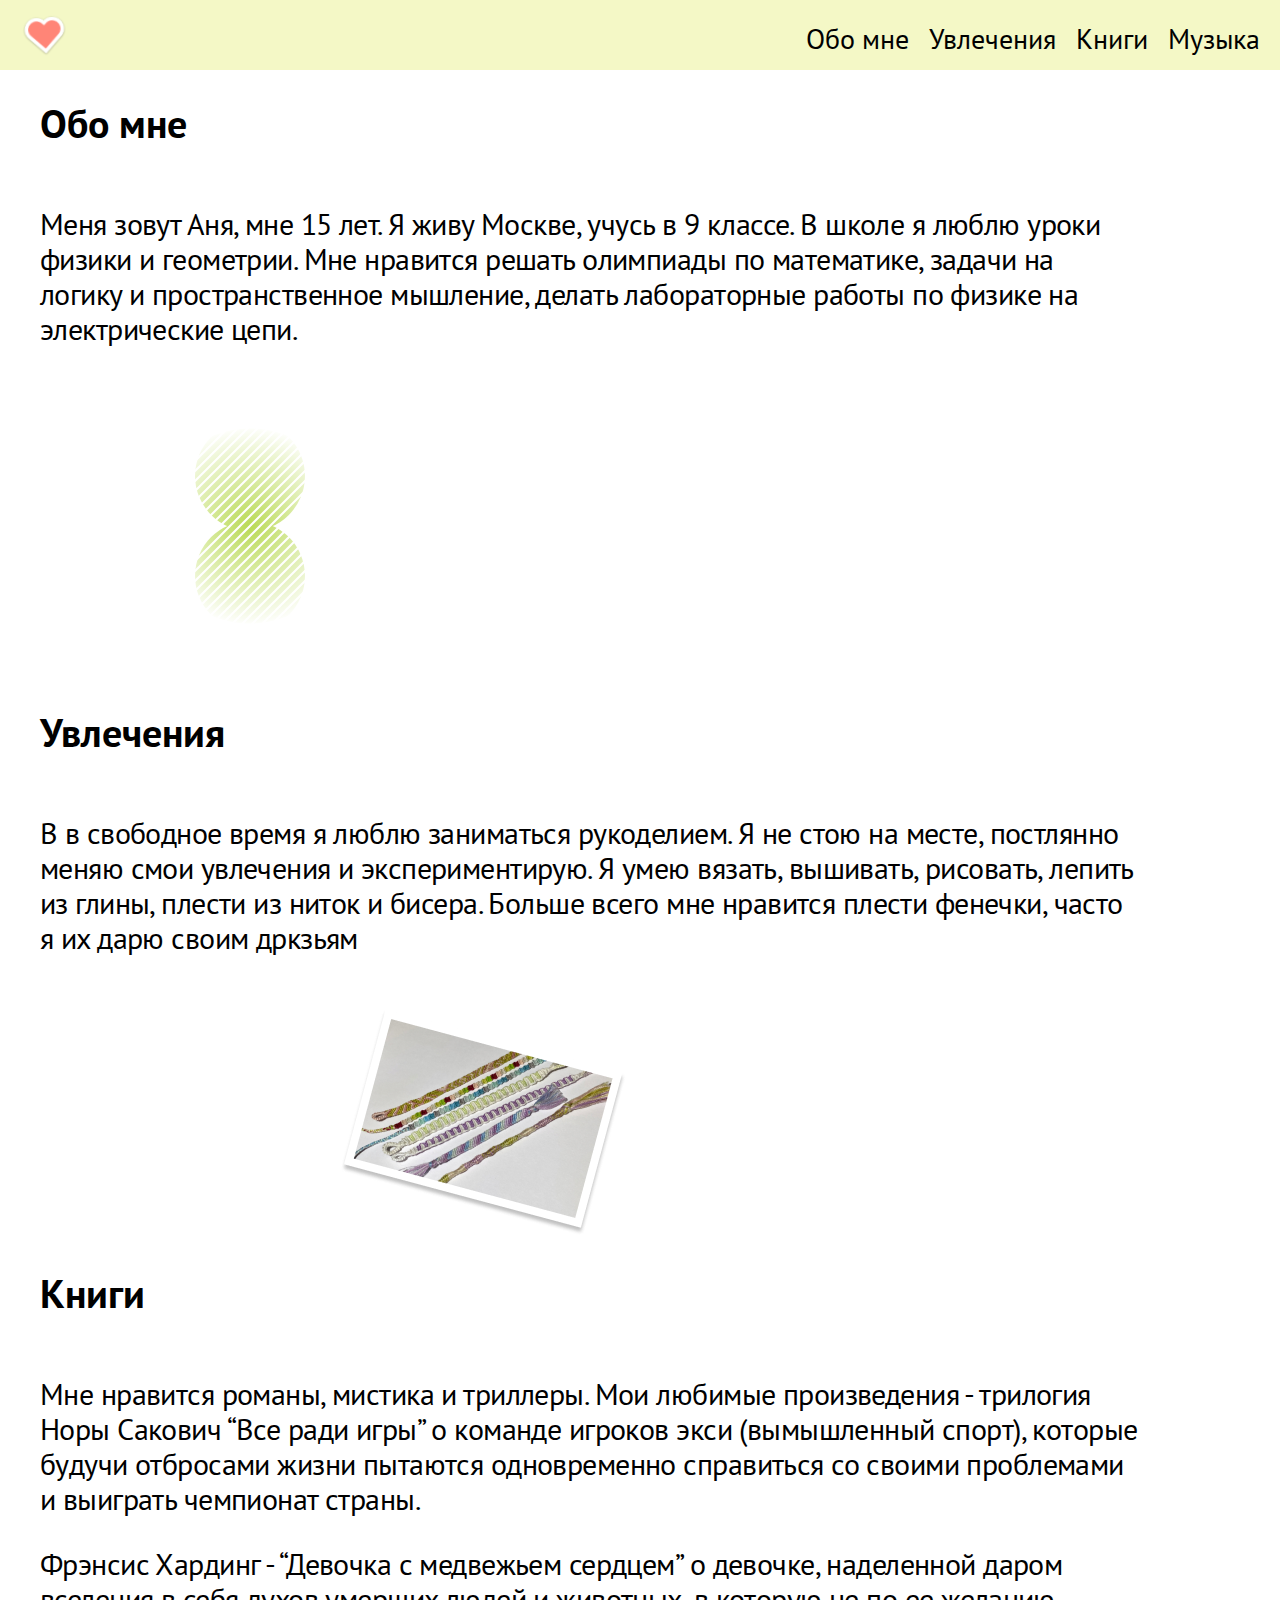
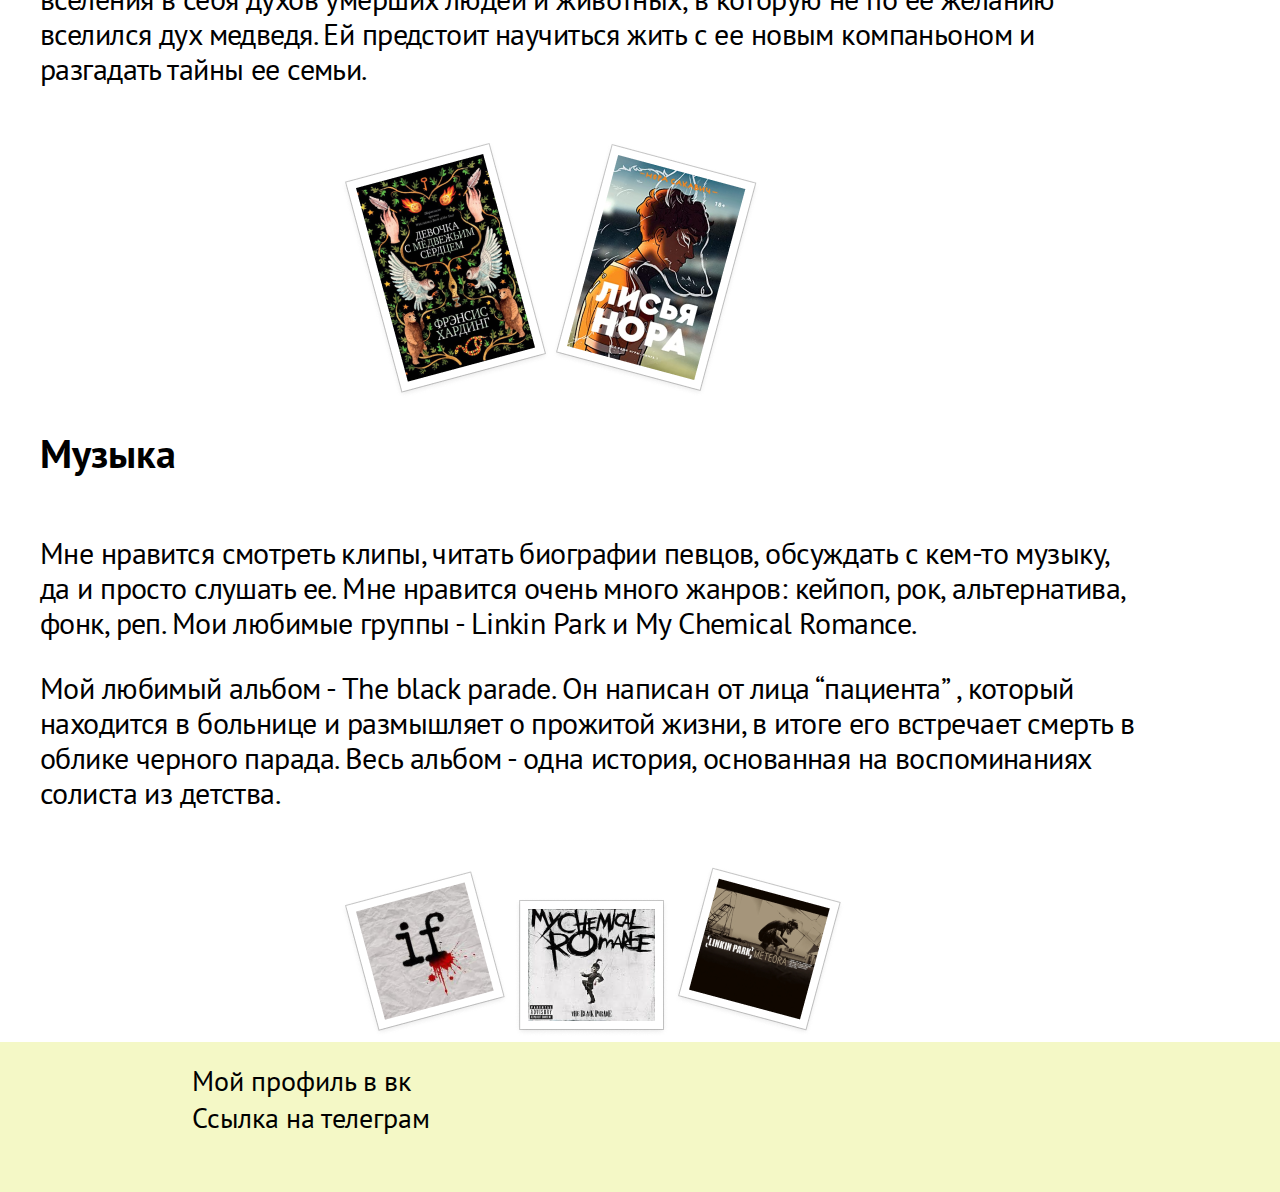
<file: index.html>
<!DOCTYPE html>
<html lang="en">
<head>
  <meta charset="UTF-8">
  <meta http-equiv="X-UA-Compatible" content="IE=edge">
  <meta name="viewport" content="width=device-width, initial-scale=1.0">
  <title>Домашняя страница Ани</title>
  <link rel="stylesheet" href="style.css">
  <link rel="preconnect" href="https://fonts.googleapis.com">
  <link rel="preconnect" href="https://fonts.gstatic.com" crossorigin>
  <link href="https://fonts.googleapis.com/css2?family=PT+Sans&display=swap" rel="stylesheet">
  <script src="./animation/snap.svg-min.js"></script>
  <style>
    .svg {
  width: fit-content;
  height: 300px;
}
  </style>
</head>
<body>
  <header>
    <div class="header_content">
      <div class="logo">
        <img src="Heart.svg" alt="">
      </div>
      <div class="menu">
        <ul>
          <li><a href="#about">Обо мне</a></li>
          <li><a href="#hobbies">Увлечения</a></li>
          <li><a href="#books">Книги</a></li>
          <li><a href="#music">Музыка</a></li> 
        </ul>
      </div>
    </div>
  </header>
  <main>
    <div class="main_content">
      <div class="block" id="about">
        <div class="left">
          <h1>Обо мне</h1>
        </div>
        <div class="right">
          <p>Меня зовут Аня, мне 15 лет. Я живу  Москве, учусь в 9 классе. В школе я люблю уроки физики и геометрии.  Мне нравится решать олимпиады по математике, задачи на логику и пространственное мышление, делать лабораторные работы по физике на электрические цепи.</p>
        </div>
        <div class="pict" style="margin: 0; padding: 0; margin-left: 60px;">
          <div class="an">
            <svg class="svg"></svg>
            <script src="script.js"></script>
          </div>
        </div>
      </div>
      <div class="block" id="hobbies">
        <div class="left">
          <h1>Увлечения</h1>
        </div>
        <div class="right">
          <p>В в свободное время я люблю заниматься рукоделием. Я не стою на месте, постлянно меняю смои увлечения и экспериментирую. Я умею вязать, вышивать, рисовать, лепить из глины, плести из ниток и бисера. Больше всего мне нравится плести фенечки, часто я их дарю своим дркзьям</p>
        </div>
        <div class="pict">
          <img src="IMG_8766 (1) 1.png">
        </div>
      </div>
      <div class="block" id="books">
        <div class="left">
          <h1>Книги</h1>
        </div>
        <div class="right">
          <p>Мне нравится романы, мистика и триллеры. Мои любимые произведения - трилогия Норы Сакович “Все ради игры” о команде игроков экси (вымышленный спорт), которые будучи отбросами жизни пытаются одновременно справиться со своими проблемами и выиграть чемпионат страны.</p>
          <p>Фрэнсис Хардинг - “Девочка с медвежьем сердцем” о девочке, наделенной даром вселения в себя духов умерших людей и животных, в которую не по ее желанию вселился дух медведя. Ей предстоит научиться жить с ее новым компаньоном и разгадать тайны ее семьи.</p>
        </div>
        <div class="pict" id="bookpict">
          <img src="девочка с м с 1.png" alt="">
          <img src="ври 1.png" alt="">    
        </div>
      </div>
      <div class="block" id="music">
        <div class="left">
          <h1>Музыка</h1>
      </div>
        <div class="right">
          <p>Мне нравится смотреть клипы, читать биографии певцов, обсуждать с кем-то музыку, да и просто слушать ее. Мне нравится очень много жанров: кейпоп, рок, альтернатива, фонк, реп. Мои любимые группы - Linkin Park и My Chemical Romance.</p>
          <p>Мой любимый альбом - The black parade. Он написан от лица “пациента” , который  находится в больнице и размышляет о прожитой жизни, в итоге его встречает смерть в облике черного парада. Весь альбом - одна история, основанная на воспоминаниях солиста из детства.</p>
        </div>
        <div class="pict">
          <div class="covers">
            <img src="if 1.png" alt="">
            <img src="черный парад(3) 1.png" alt="">
            <img src="Meteora 1.png" alt="">
          </div>
        </div>
      </div>
    </div>
  </main>
  <footer>
    <div class="footer_content">
      <ul>
        <li><a href="https://vk.com/ariilleren" target="_blank" rel="noopener noreferrer">Мой профиль в вк</a></li>
        <li><a href="https://t.me/a_illeren" target="_blank" rel="noopener noreferrer">Ссылка на телеграм</a></li>
      </ul> 
    </div>
  </footer>

    <div class="layout">
  </div>
</body>
</html>
</file>
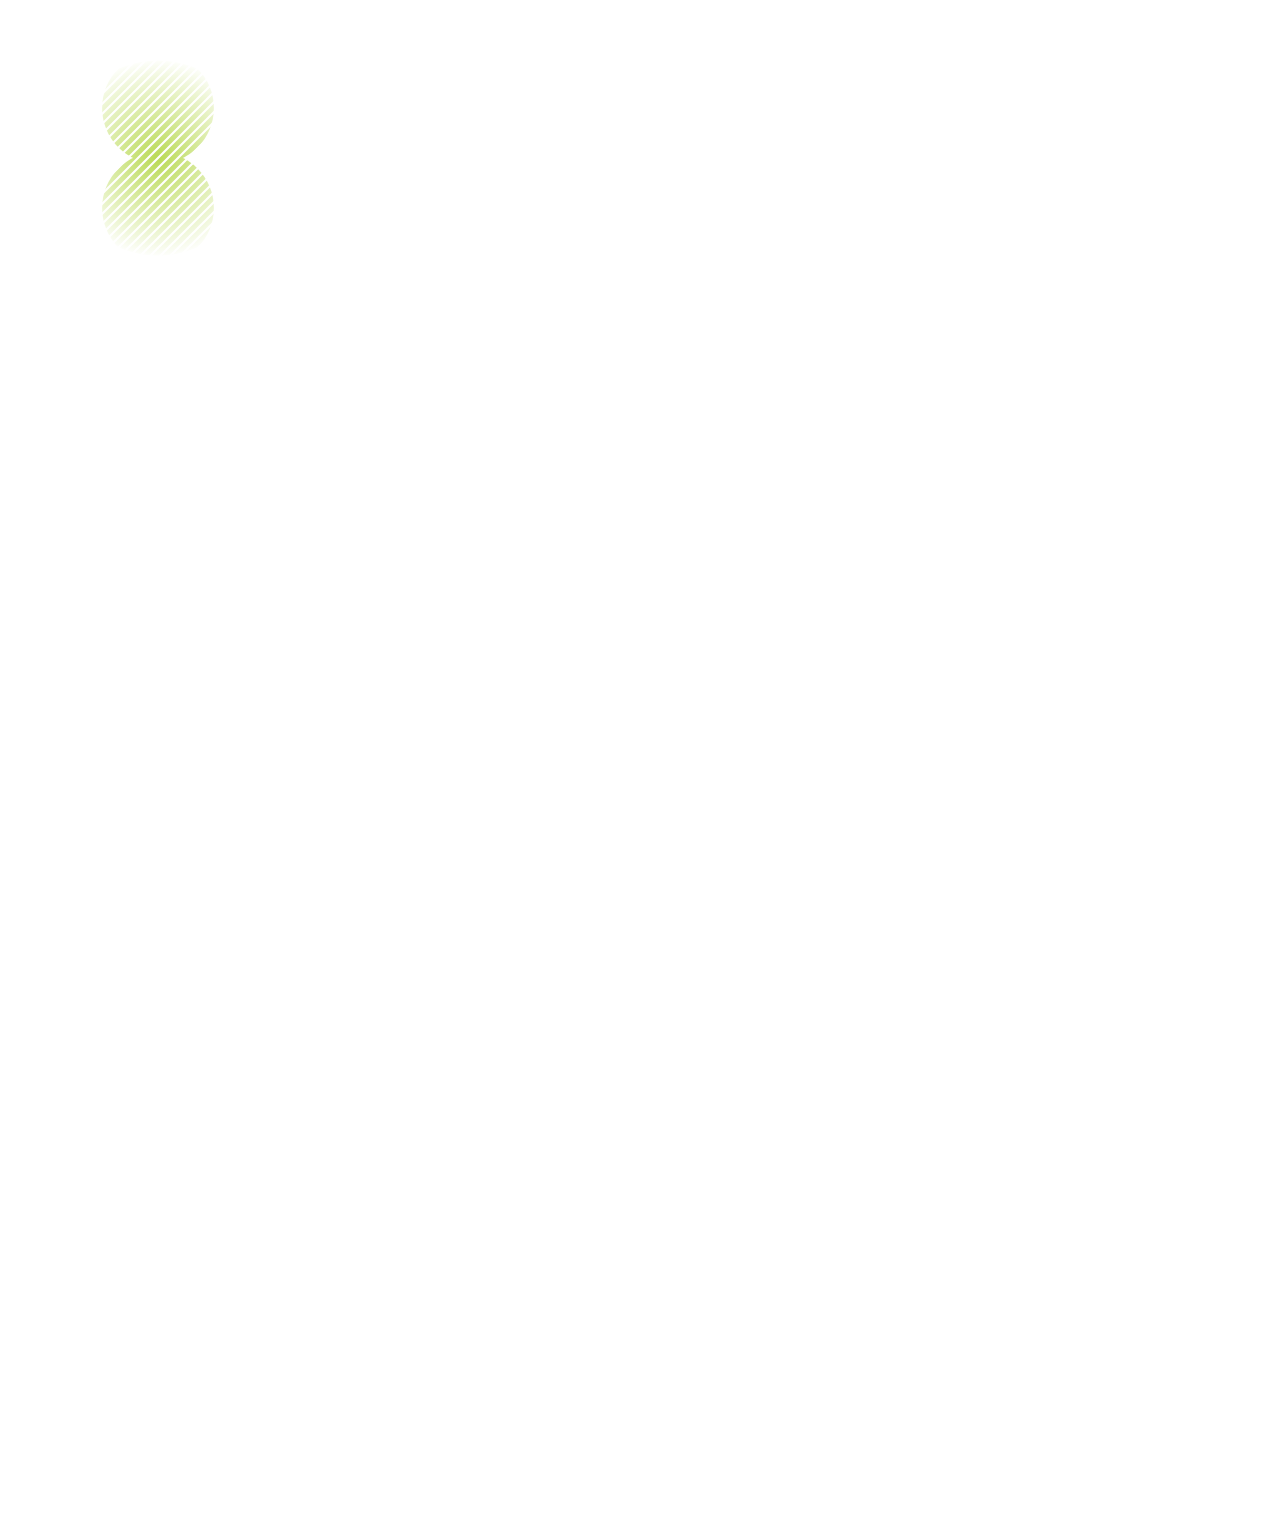
<file: animation/index.html>
<!DOCTYPE html>
<html lang="en">
<head>
    <meta charset="UTF-8">
    <meta http-equiv="X-UA-Compatible" content="IE=edge">
    <meta name="viewport" content="width=device-width, initial-scale=1.0">
    <title>animation</title>
    <script src="./snap.svg-min.js"></script>
    <style>
        .svg {
    width: 1500px;
    height: 1500px;
}
    </style>
</head>
<body>
    <svg class="svg"></svg>
    <script>
let s = Snap(".svg"); /*поле*/
var bigCircle = s.circle(150, 150, 100); /*большой круг (1 ось x, 2 ось -y, 3)*/
bigCircle.attr({ /*парамерты*/
    fill: "blue",
    stroke: "#fff", /*цвет*/
    strokeWidth: 5
});
var smallCircle = s.circle(150, 100, 70); /*маленькой круг 100, 150, 70*/
var discs = s.group(smallCircle, s.circle(150, 200, 70)); /*группа диски*/
discs.attr({
    fill: "#fff"
});
bigCircle.attr({/*маска, большой белый, диски цветные*/
    mask: discs
});
smallCircle.animate({r: 50}, 1000);/*аниммация уменьшения левого до r 50*/
discs.select("circle:nth-child(2)").animate({r: 50}, 1000); /*второй*/
var p = s.path("M10-5-10,15M15,0,0,15M0-5-20,15").attr({/*шаблон*/
        fill: "none",
        stroke: "#bada55",
        strokeWidth: 5
    });
p = p.pattern(0, 0, 10, 10);
bigCircle.attr({
    fill: p /*применение шаблона*/
});
discs.attr({
    fill: Snap("#pattern") /*второй шаблон (зачем)*/
});
discs.attr({fill: "r()#fff-#000"}); /*белый по радиусу*/
discs.attr({fill: "R(150, 150, 100)#fff-#000"});/*размытый по радиусу*/
    </script>
</body>
</html>
</file>
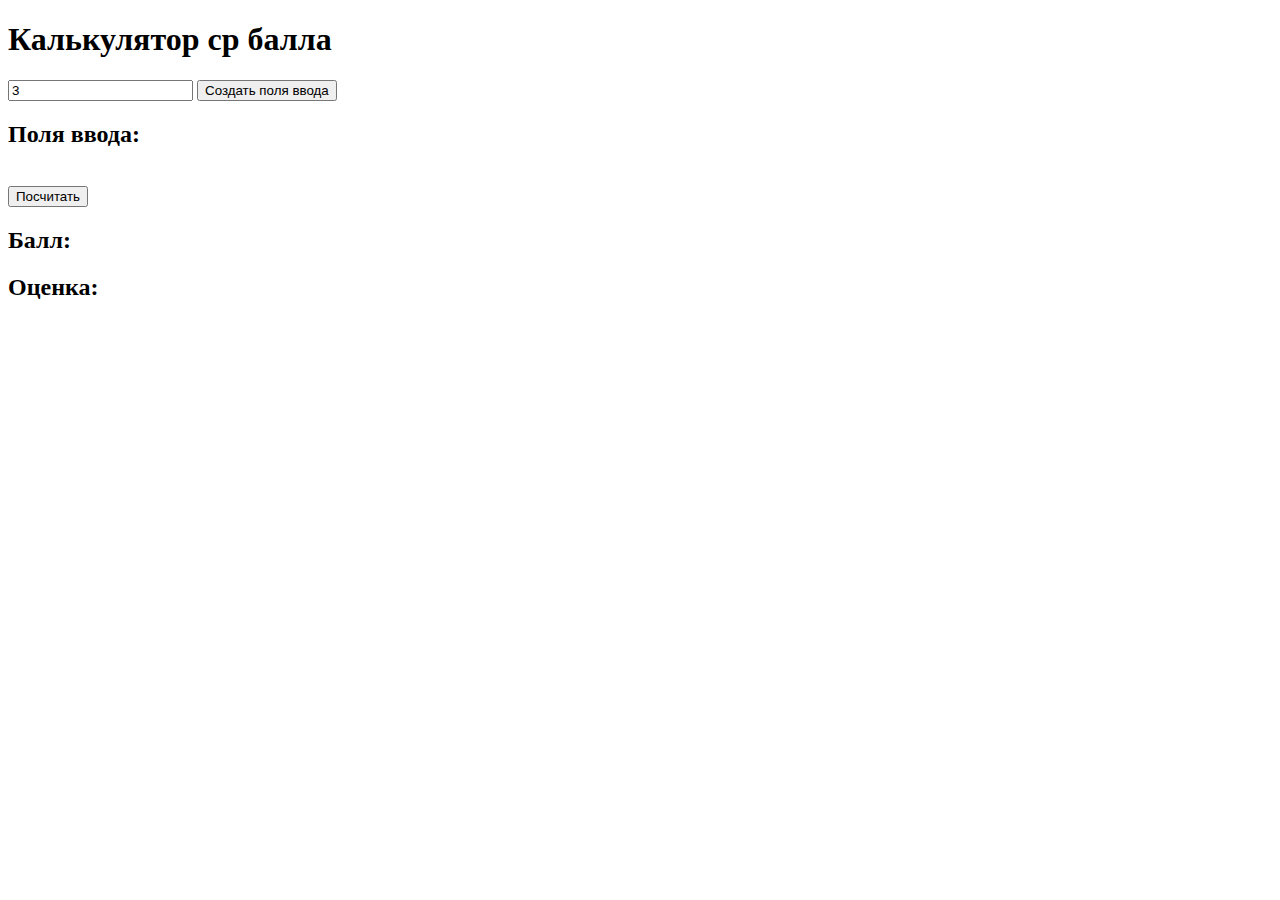
<file: calculator/index.html>
<!DOCTYPE html>
<html lang="en">
<head>
    <meta charset="UTF-8">
    <meta http-equiv="X-UA-Compatible" content="IE=edge">
    <meta name="viewport" content="width=device-width, initial-scale=1.0">
    <title>калькулятор ср балла</title>
    <script src="script.js"></script>
</head>
<body>
    <h1>Калькулятор ср балла</h1>
        <input type="text" id="number" value="3">
        <button onclick="createInputs()">Создать поля ввода</button>
    <h2>Поля ввода:</h2>

    <div id="inputs"></div><br>
    <button onclick="calc()">Посчитать</button>
    <h2>Балл: <span id="result"></span></h2>
    <h2>Оценка: <span id="res"></span></h2>
</body>
</html>
</file>
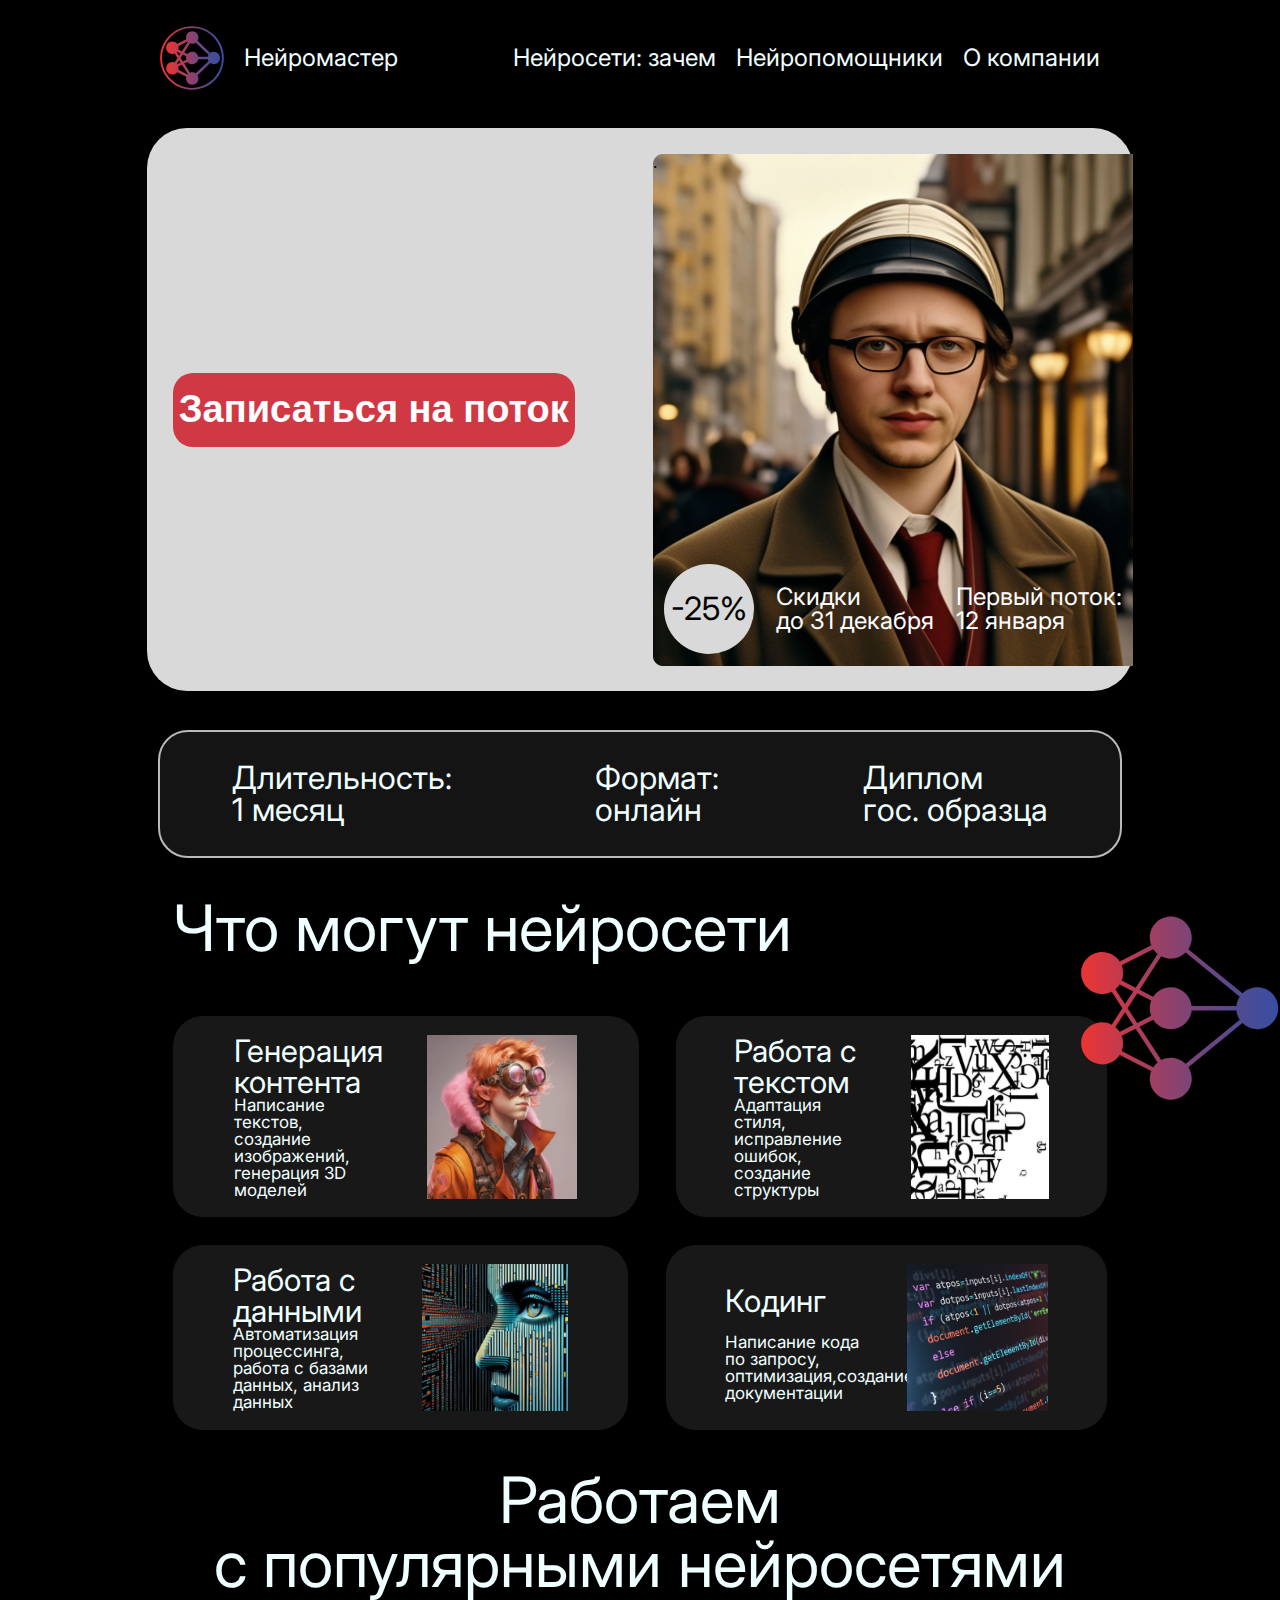
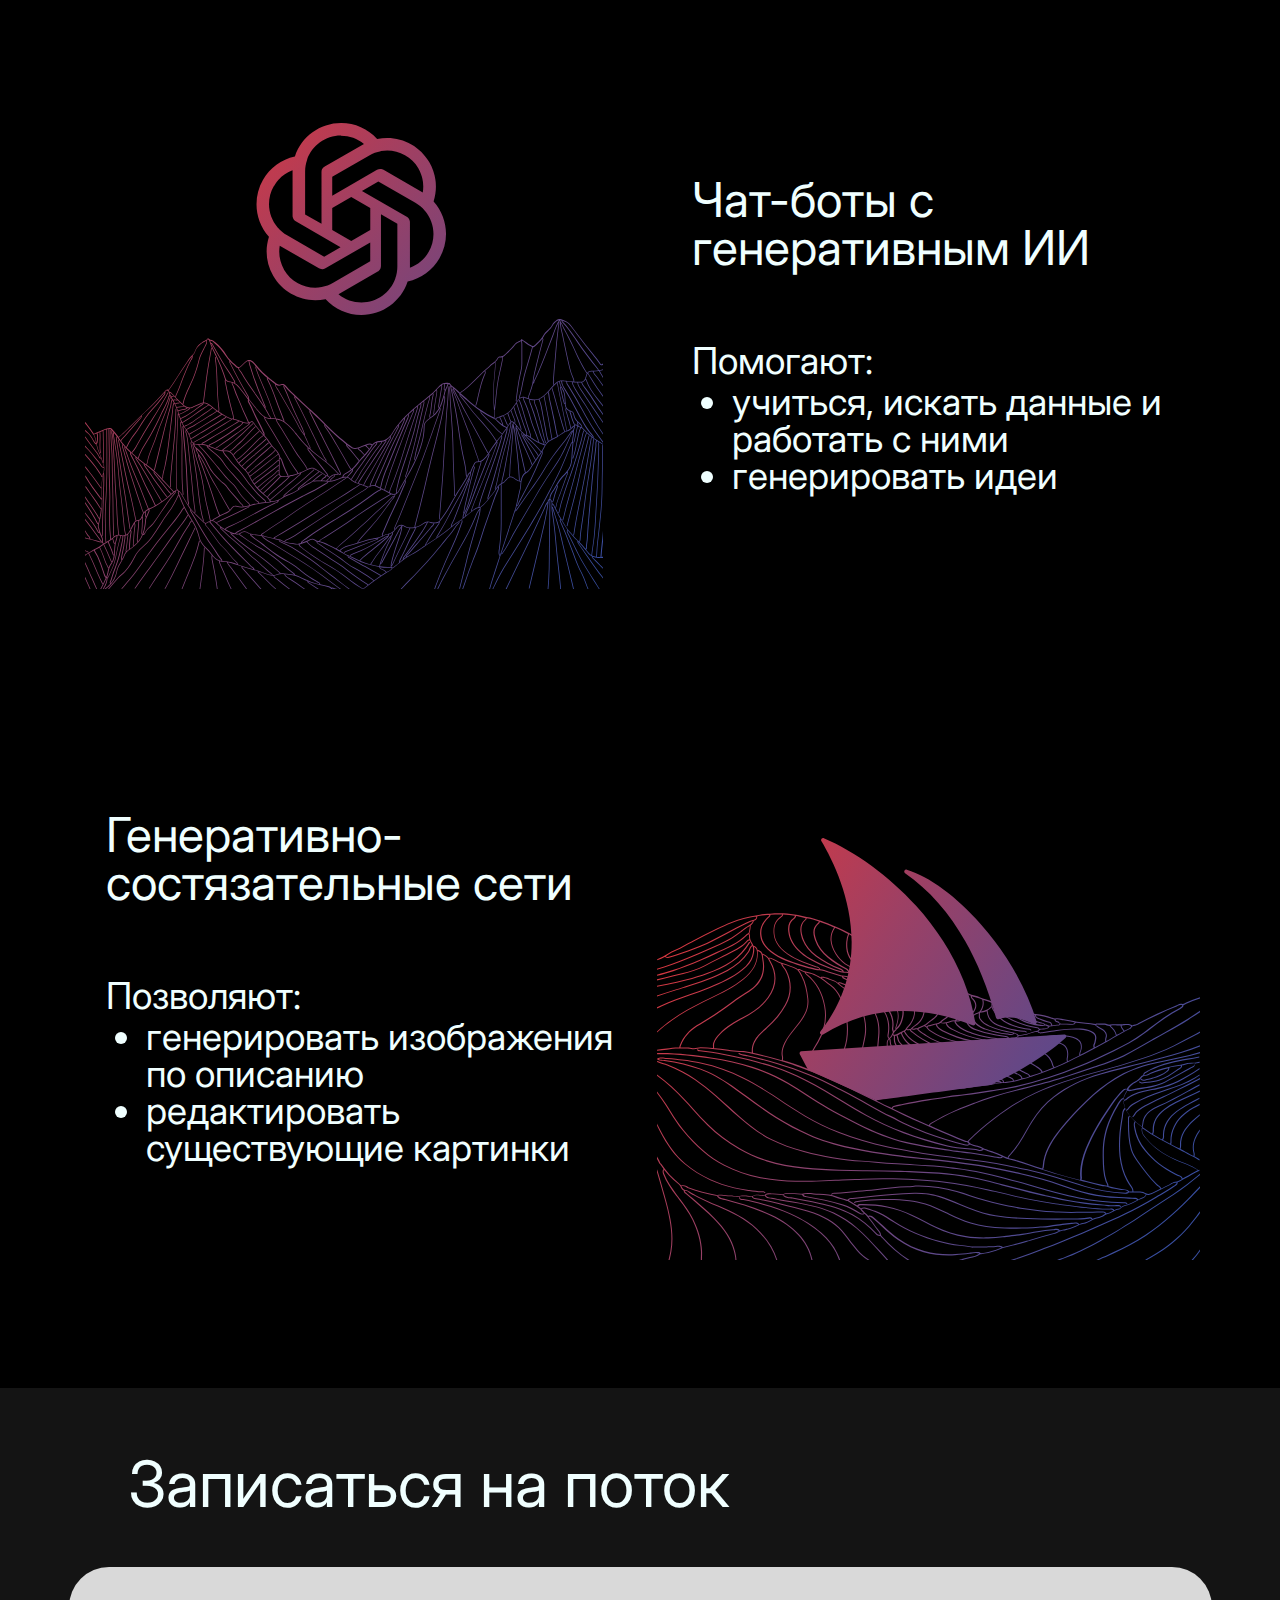
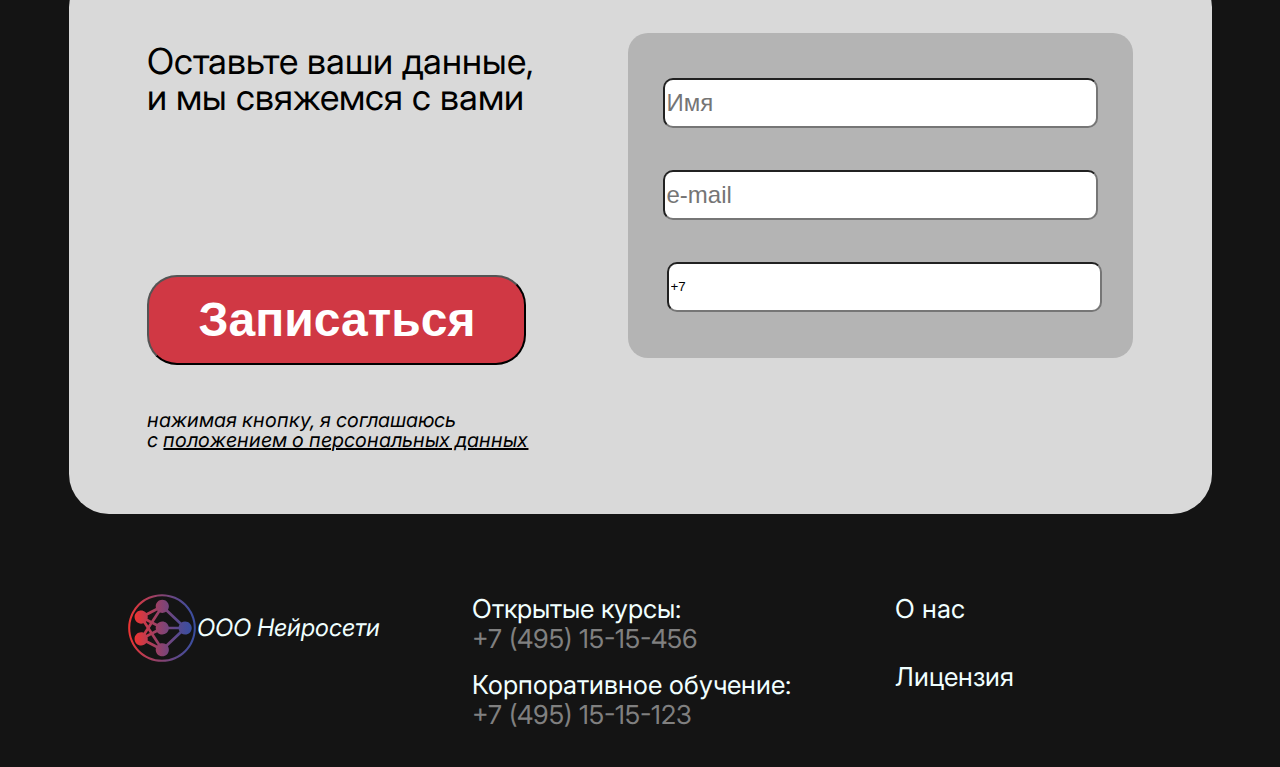
<file: dem/index.html>
<!DOCTYPE html>
<html lang="en">
<head>
    <meta charset="UTF-8">
    <meta name="viewport" content="width=device-width, initial-scale=1.0">
    <title>Нейромастер</title>
    <link rel="stylesheet" href="reset.css">
    <link rel="stylesheet" href="style.css"> 
	<script src='script.js'></script>
</head>
<body>
    <!-- шапка -->
    <header>
		<div class="name">
			<img src="NeuroMasteryLogo.svg" alt="">
        	<p style="font-size: 24px; margin-left: 20px;">Нейромастер</p>
		</div>
        <ul>
            <li style="font-size: 24px;">Нейросети: зачем</li> 
            <li style="font-size: 24px;">Нейропомощники</li> 
            <li style="font-size: 24px;">О компании</li>
        </ul>
    </header>

    <!-- промо блок -->
    <div class="ne0">
        <div class="ne" >
            <div class="ne1">
				<div class="text">
					<p style="font-size: 86px;" id="text">Нейросети</p>
                	<p style="font-size: 45px;" id="text">практический курс</p>
                	<p style="font-size: 32px; color: #646464;" id="text">Дизайнерам,<br> творцам и криэйторам</p>
				</div>
                <button class="pr" onclick="Show()" id="knopka">Записаться на поток</button>
            </div>
            <div class="qqq">
				<div class="qqq0">
					.
				</div>
                <div class="qqq1">
                    <div class="qqq4">
                        <p style="color: black; font-size: 32px;">-25%</p>
                    </div>
                    <p style="color: #fff; font-size: 24px;">Скидки<br> до 31 декабря </p>
                    <p style="color: #fff; font-size: 24px;">Первый поток:<br> 12 января</p>
                </div>
            </div>
        </div>

        <div class="dl">
            <p>Длительность:<br> 1 месяц</p>
            <p>Формат: <br> онлайн</p>
            <p>Диплом <br> гос. образца</p>
        </div>

    </div>

    <!-- что могут нейросети -->
   	<div class="chto">
		<div class="z">
			<p style="font-size:64px; margin-bottom: 3%;">Что могут нейросети</p>
			<img src="NeuroMasteryLogo2.svg" alt="" class="chtologo">
		</div>
        <div class="chto1">
            <div class="gen">
				<div class="gen1">
					<p style="font-size: 31px;">Генерация контента</p>
                	<p style="font-size: 17px;">Написание текстов, создание изображений, генерация 3D моделей</p>	
				</div>
                <img src="medium.png" alt="">
            </div>
            <div class="rab1">
				<div class="rab11">
					<p style="font-size: 31px;">Работа с текстом</p>
                	<p style="font-size: 17px;">Адаптация стиля, исправление ошибок, создание структуры</p>
				</div>
                <img src="text.png" alt="">
            </div>
        </div>
        <div class="chto2">
            <div class="rab2" style="margin-top: 3%;">
				<div class="rab21">
					<p style="font-size: 31px;">Работа с данными</p>
                	<p style="font-size: 17px;">Автоматизация процессинга, работа с базами данных, анализ данных</p>
				</div>
                <img src="data.png" alt="">
            </div>
            <div class="nap">
				<div class="nap1" style="margin-top: 3%;">
					<p style="font-size: 31px;">Кодинг</p>
                	<p style="font-size: 17px;">Написание кода по запросу, оптимизация,создание документации</p>
				</div>	
                <img src="coding.png" alt="">
            </div>
       	</div>  
   	</div>

    <!-- работаем с популярными нейросетями -->
   	<div class="block">
    	<h1>Работаем<br> с популярными нейросетями</h1>
    	<div class="grt">
      		<img class="jwl" src="ChatGPT in Mountains.svg" alt="">
      		<div class="hit">
        		<p class="rpg">Чат-боты с генеративным ИИ</p>
        		<p class="grn">Помогают:</p>
        		<ul class="dor">
          			<li>учиться, искать данные и работать с ними</li>
          			<li>генерировать идеи</li>
        		</ul>
      		</div>
    	</div>
		<div class="grt">
			<div class="urk">
				<p class="rpg">Генеративно-состязательные сети</p>
				<p class="grn">Позволяют:</p>
				<ul class="dor">
					<li>генерировать изображения по описанию</li>
					<li>редактировать существующие картинки</li>
				</ul>
			</div>
			<img class="ikl" src="Midjpourney in the Sea.svg" alt="">
		</div>
  	</div>

    <!-- записаться на поток -->
	<div style="background-color: #141414;" class="block" id="zap">
		<h2>Записаться на поток</h2>
	  <div class="fgt">
		<div class="kdg">
			  <p class="ytg">Оставьте ваши данные,<br> и мы свяжемся с вами</p>
			  <button class="uik" onclick="doAlert()">Записаться</button>
			  <p class="ytl">нажимая кнопку, я соглашаюсь<br> с <a class="chk" href="">положением о персональных данных</a></p> 
		</div>
	<div class="uei">
		  <input type="text" class="sis" name="sis" placeholder="Имя"><br>
		<input type="email" class="odr" name="odr"  placeholder="e-mail"><br>
		<div class="tyu">
			<input type="text" class="dpt" name="dpt" placeholder="+7 (999) 777-77-77" value="+7" />
		</div> 
	</div> 
		</div>
	<!-- подвал -->
	<footer>
	  <div class="rpd">
		  <img src="NeuroMasteryLogo.svg" alt="">
			<p class="gvn">ООО Нейросети</p>
	  </div>
		<div class="zhp">
		  <p>Открытые курсы:</p>
		  <p class="ppp">+7 (495) 15-15-456</p>
		  <p class="ids"> Корпоративное обучение:</p>
			 <p class="ppp"> +7 (495) 15-15-123</p>
	  	</div>
		<article>
			<p class="dfn">О нас</lp>
			<p>Лицензия</p>
		</article>
	</footer>
</body>
</html>
</file>
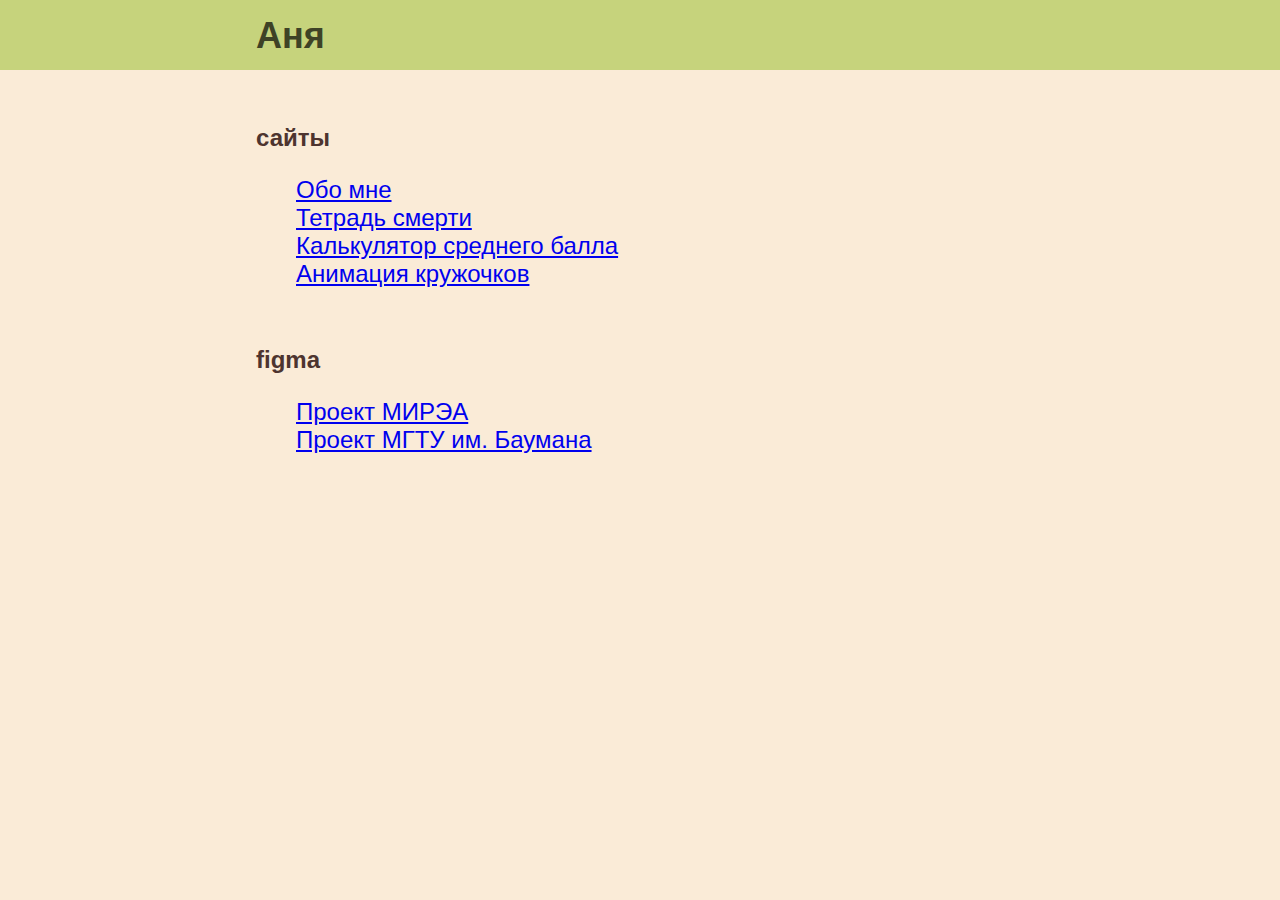
<file: lalala — копия/index.html>
<!DOCTYPE html>
<html lang="en">
<head>
    <meta charset="UTF-8">
    <meta name="viewport" content="width=device-width, initial-scale=1.0">
    <title>Работы</title>
    <link rel="stylesheet" href="style.css">
    <link rel="preconnect" href="https://fonts.googleapis.com">
</head>
<body>
    <header>
        <h2>Аня</h2>
    </header>
    <div class="qqq">
        <p>сайты</p>
        <ul>
            <li><a href="https://ariilleren.github.io">Обо мне</a></li>
            <li><a href="https://ariilleren.github.io/note/">Тетрадь смерти</a></li>
            <li><a href="https://ariilleren.github.io/calculator/">Калькулятор среднего балла</a></li>
            <li><a href="https://ariilleren.github.io/animation/">Анимация кружочков</a></li>
        </ul>
    </div>
    <div class="www">
        <p>figma</p>
        <ul>
            <li><a href="https://www.figma.com/proto/k1rag0qEPutTowc94SxOi4/%D0%9F%D1%80%D0%BE%D0%B5%D0%BA%D1%82-%D0%90-%D0%A1%D0%B8%D0%B2%D0%B8%D1%86%D0%BA%D0%B0%D1%8F?node-id=242-277&starting-point-node-id=242%3A277">Проект МИРЭА</a></li>
            <li><a href="https://www.figma.com/design/1T63hzZBaqJEpH471nJvDO/%D0%BC%D0%B0%D0%BA%D0%B5%D1%82-%D0%B1%D0%B0%D1%83%D0%BC%D0%B0%D0%BD%D0%BA%D0%B0?node-id=0-1&node-type=canvas&t=1aKO61XGfPViCAU0-0">Проект МГТУ им. Баумана</a></li>
        </ul>
    </div>
</body>
</html>
</file>
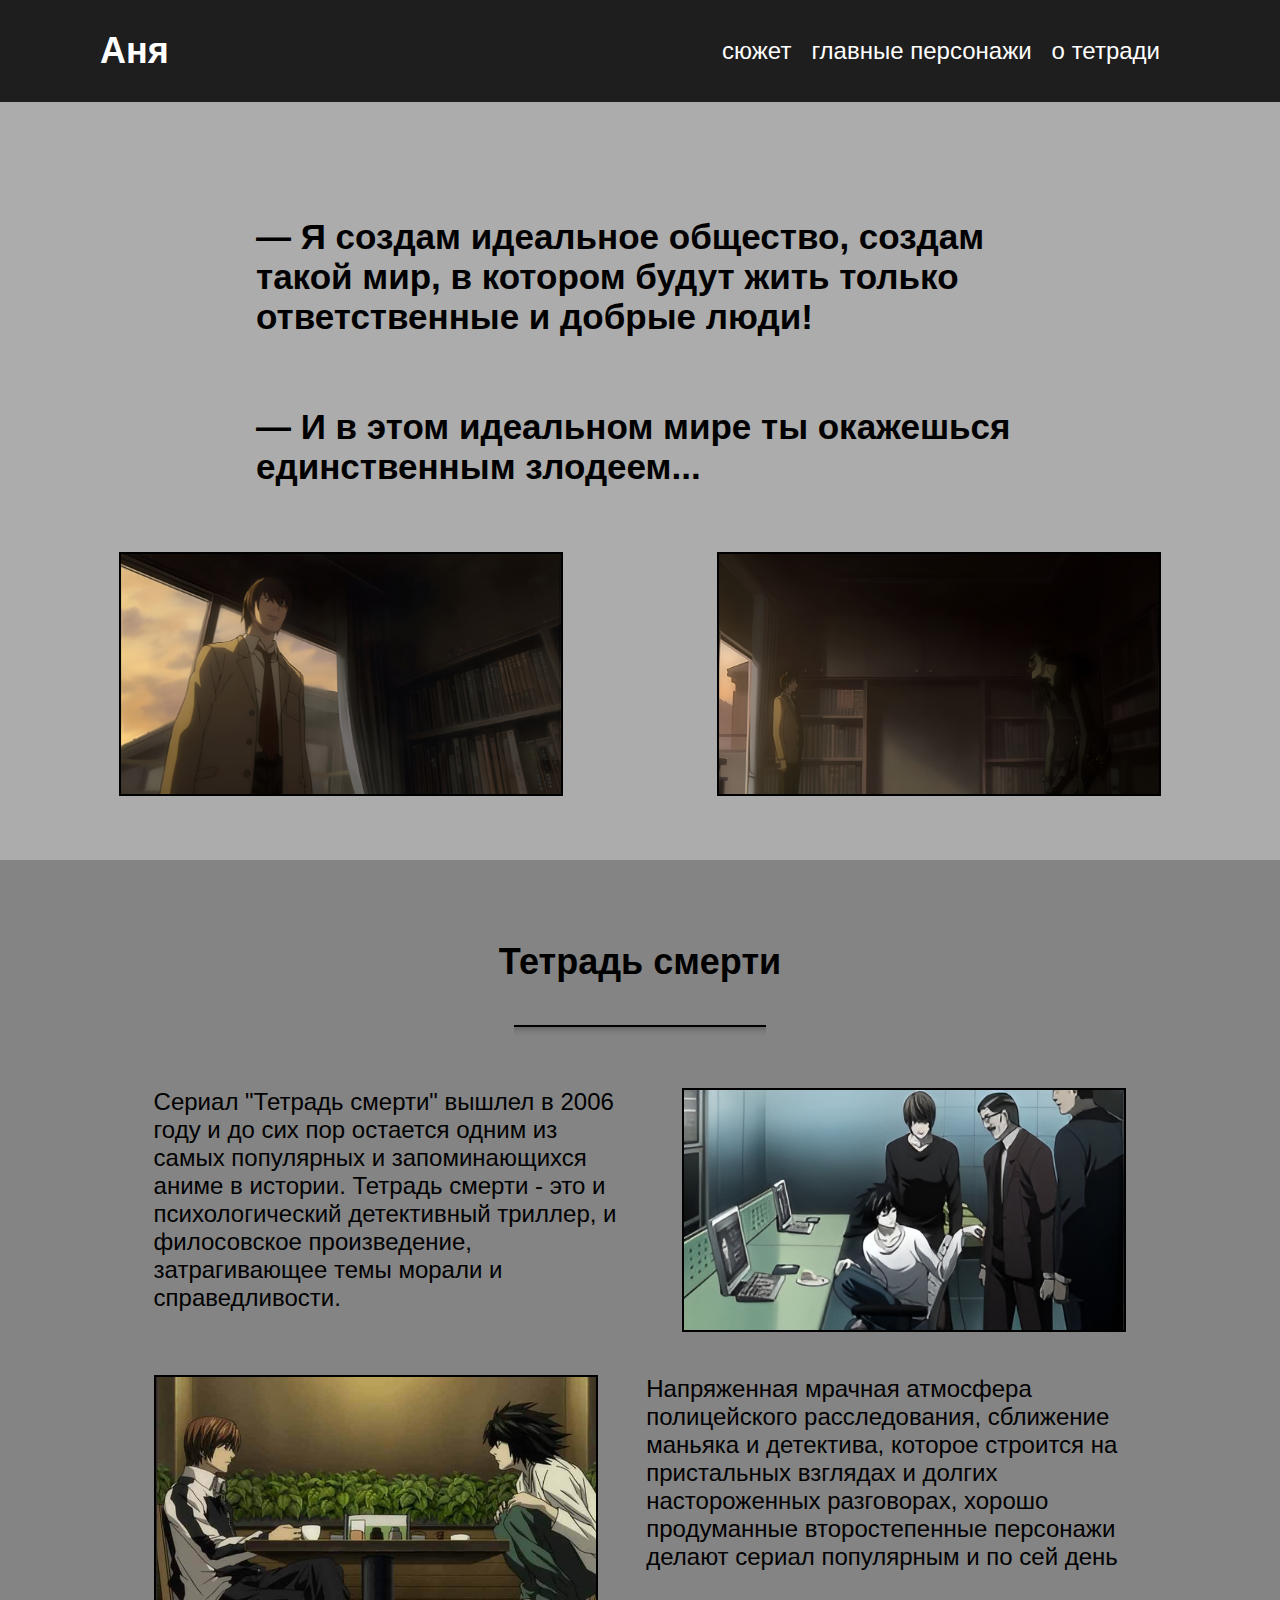
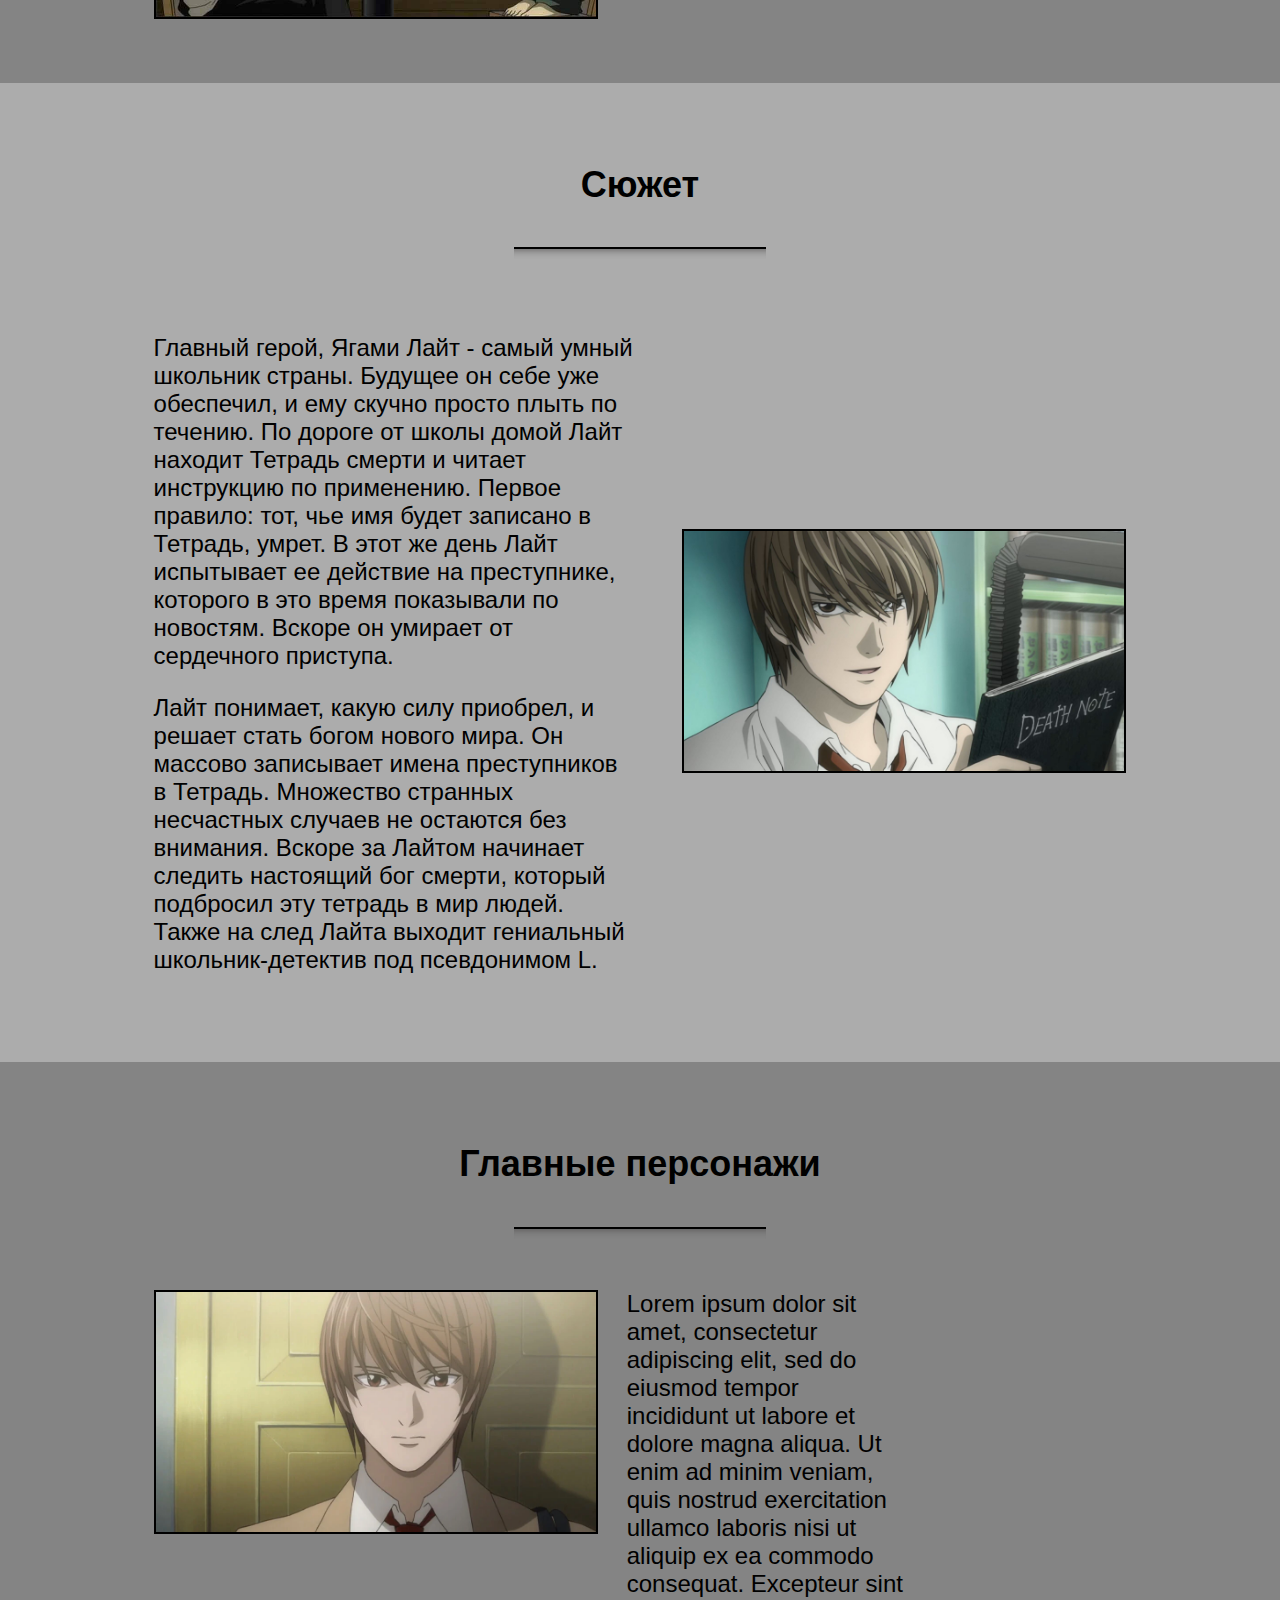
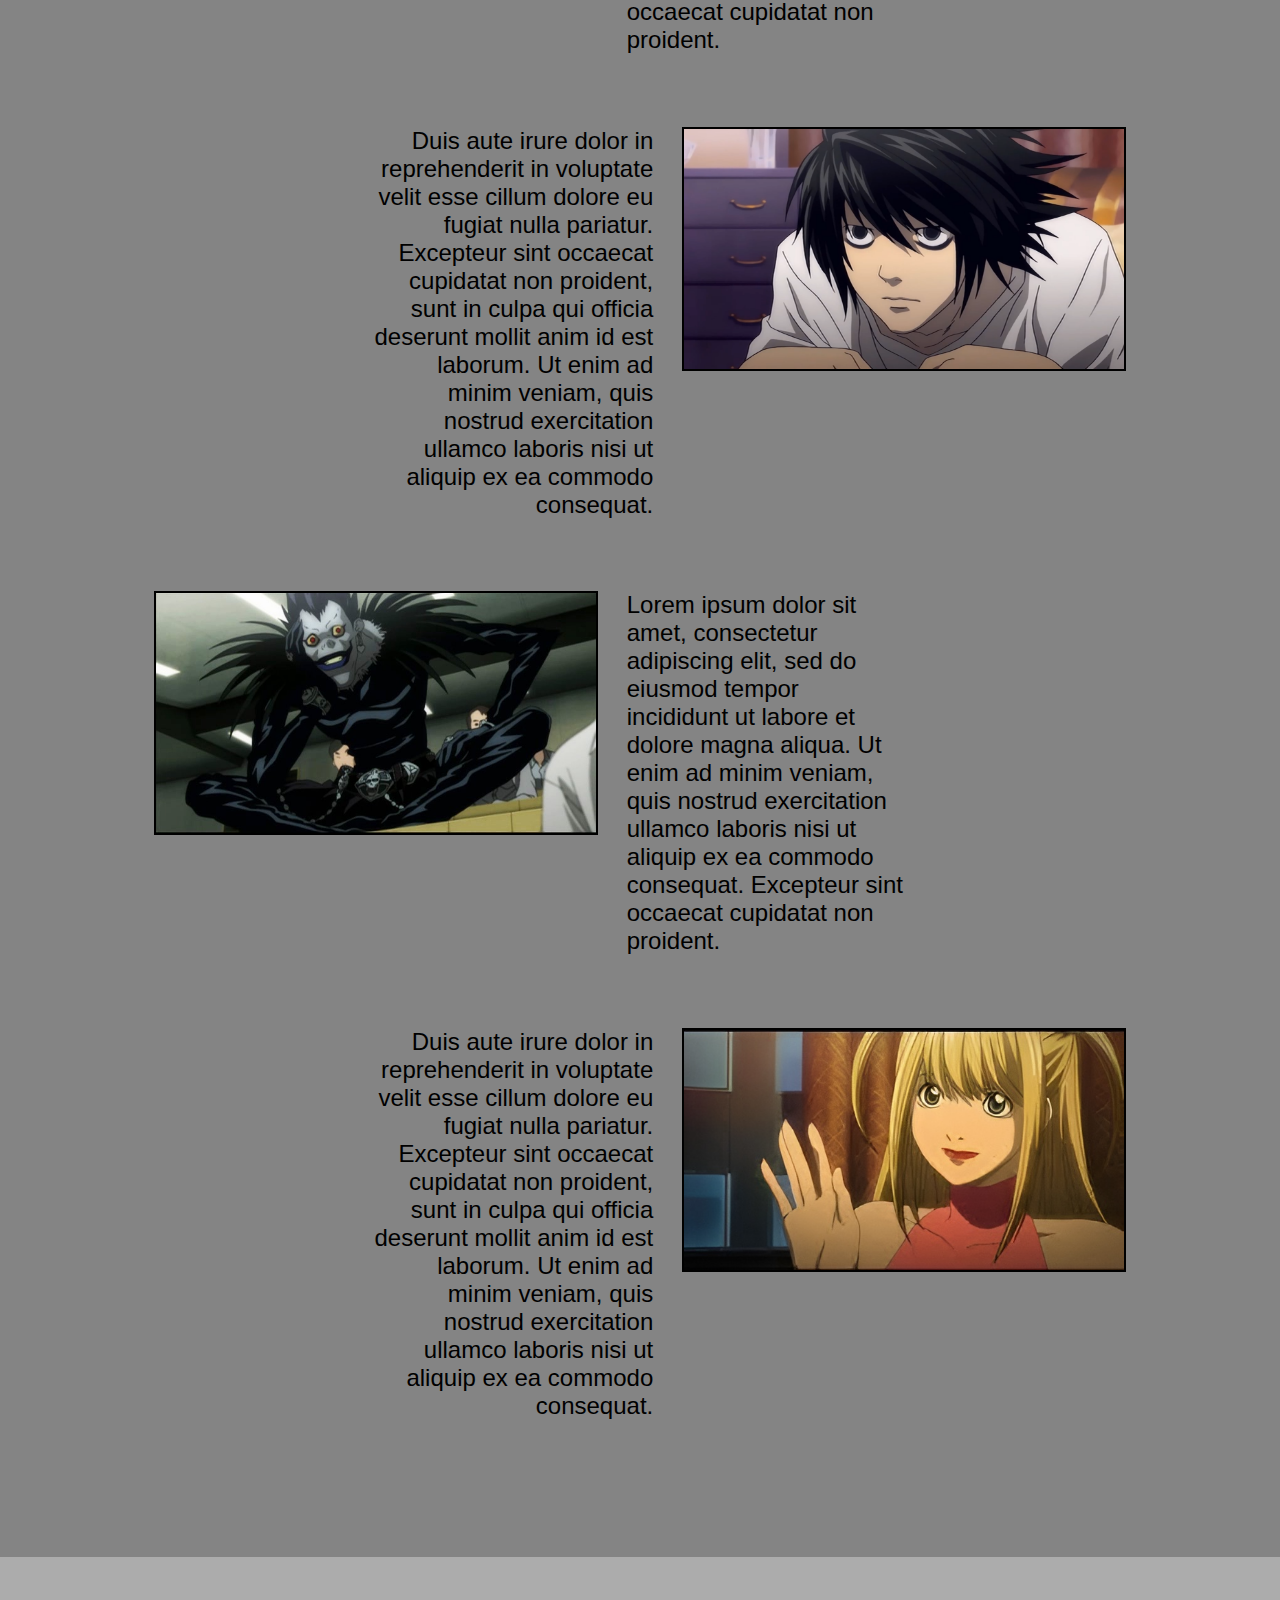
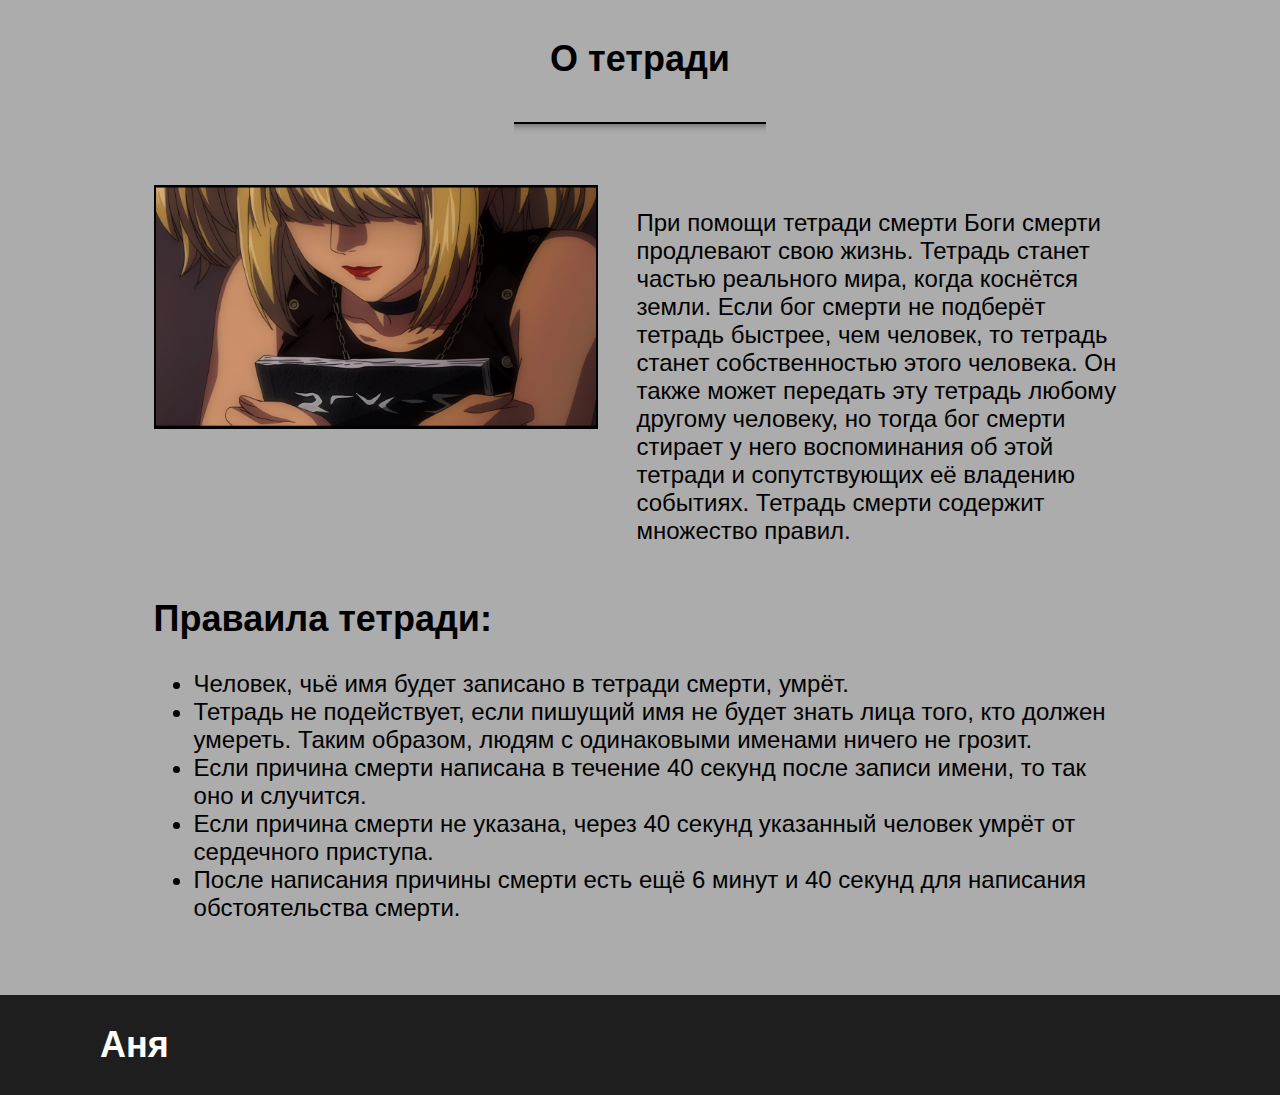
<file: note/index.html>
<!DOCTYPE html>
<html lang="ru">
<head>
    <meta charset="UTF-8">
    <meta http-equiv="X-UA-Compatible" content="IE=edge">
    <meta name="viewport" content="width=device-width, initial-scale=1.0">
    <title>тетрадь смерти</title>
    <!--<link rel="preconnect" href="https://fonts.googleapis.com">
    <link rel="preconnect" href="https://fonts.gstatic.com" crossorigin>
    <link href="https://fonts.googleapis.com/css2?family=Open+Sans:wght@300;400;700&display=swap" rel="stylesheet">-->
    <link rel="stylesheet" href="style.css"> 
</head>
<body>
 <header>
    <h2>Аня</h2>
    <ul>
        <li><a href="#plot">сюжет</a></li> 
        <li><a href="#maincharacters">главные персонажи</a></li> 
        <li><a href="#aboutnote">о тетради</a></li>
    </ul>
 </header>
 <div class="quotes">
    <div class="two">
    <div class="l">
        <p>— Я создам идеальное общество, создам такой мир, в котором будут жить только ответственные и добрые люди!</p>
        <p>— И в этом идеальном мире ты окажешься единственным злодеем...</p>
    </div>
    </div>  
    <div class="img">
        <img src="snapedit_1699705291704.png" alt=""> &nbsp; &nbsp; &nbsp; &nbsp; &nbsp; &nbsp; &nbsp; &nbsp; &nbsp; &nbsp; &nbsp; &nbsp;
        <img src="snapedit_1699705561281.png" alt="">
    </div>
 </div> 
 <div class="deathnote">
    <h2>Тетрадь смерти</h2>
    <hr>
    <div class="qqq">
        <p>Сериал "Тетрадь смерти" вышлел в 2006 году и до сих пор остается одним из самых популярных и запоминающихся аниме в истории. Тетрадь смерти - это и психологический детективный триллер, и филосовское произведение, затрагивающее темы морали и справедливости.</p>
        <img src="snapedit_1699705311283.png" alt="">
    </div>
    <div class="www">
        <img src="л и лайт в кафе.jpg" alt="">
        <p>Напряженная мрачная атмосфера полицейского расследования, сближение маньяка и детектива, которое строится на пристальных взглядах и долгих настороженных разговорах, хорошо продуманные второстепенные персонажи делают сериал популярным и по сей день</p>
    </div>
 </div> 
 <div class="plot" id = "plot">
    <h2>Сюжет</h2>
    <hr>
    <div class="ttt">
        <div class="eee">
            <p>Главный герой, Ягами Лайт - самый умный школьник страны. Будущее он себе уже обеспечил, и ему скучно просто плыть по течению. По дороге от школы домой Лайт находит Тетрадь смерти и читает инструкцию по применению.  Первое правило: тот, чье имя будет записано в Тетрадь, умрет. В этот же день Лайт испытывает ее действие  на преступнике, которого в это время показывали по новостям.  Вскоре он умирает от сердечного приступа.</p> 
            <p>Лайт понимает, какую силу приобрел, и решает стать богом нового мира. Он массово записывает имена преступников в Тетрадь. Множество странных несчастных случаев не остаются без внимания. Вскоре за Лайтом начинает следить настоящий бог смерти, который подбросил эту тетрадь в мир людей. Также на след Лайта выходит гениальный школьник-детектив под псевдонимом L.</p>
        </div>
        <div class="rrr">
            <img src="лайт с тетрадью.jpg" alt="">
        </div>
    </div>
 </div>
 <div class="maincharacters" id = "maincharacters">
    <h2>Главные персонажи</h2>
    <hr>
    <div class="zzz">
        <img src="лайт как на паспорт.webp" alt="">
        <p>Lorem ipsum dolor sit amet, consectetur adipiscing elit, sed do eiusmod tempor incididunt ut labore et dolore magna aliqua. Ut enim ad minim veniam, quis nostrud exercitation ullamco laboris nisi ut aliquip ex ea commodo consequat. Excepteur sint occaecat cupidatat non proident.</p>
    </div>
    <div class="xxx">
        <p>Duis aute irure dolor in reprehenderit in voluptate velit esse cillum dolore eu fugiat nulla pariatur. Excepteur sint occaecat cupidatat non proident, sunt in culpa qui officia deserunt mollit anim id est laborum. Ut enim ad minim veniam, quis nostrud exercitation ullamco laboris nisi ut aliquip ex ea commodo consequat.</p>
        <img src="л грустный сидит.png" alt="">
    </div>
    <div class="vvv">
        <img src="рюк сидит.jpg" alt="">
        <p>Lorem ipsum dolor sit amet, consectetur adipiscing elit, sed do eiusmod tempor incididunt ut labore et dolore magna aliqua. Ut enim ad minim veniam, quis nostrud exercitation ullamco laboris nisi ut aliquip ex ea commodo consequat. Excepteur sint occaecat cupidatat non proident.</p>
    </div>
    <div class="bbb">
        <p>Duis aute irure dolor in reprehenderit in voluptate velit esse cillum dolore eu fugiat nulla pariatur. Excepteur sint occaecat cupidatat non proident, sunt in culpa qui officia deserunt mollit anim id est laborum. Ut enim ad minim veniam, quis nostrud exercitation ullamco laboris nisi ut aliquip ex ea commodo consequat.</p>
        <img src="миса2.png" alt="">
    </div>
 </div>
 <div class="aboutnote" id = "aboutnote">
    <h2>О тетради</h2>
    <hr>
    <div class="aaa">
        <img src="миса кач.png" alt="">
        <p>При помощи тетради смерти Боги смерти продлевают свою жизнь. Тетрадь станет частью реального мира, когда коснётся земли. Если бог смерти не подберёт тетрадь быстрее, чем человек, то тетрадь станет собственностью этого человека. Он также может передать эту тетрадь любому другому человеку, но тогда бог смерти стирает у него воспоминания об этой тетради и сопутствующих её владению событиях. Тетрадь смерти содержит множество правил.</p>
    </div>
    <div class="sss">
        <h2>Праваила тетради:</h2>
        <ul>
            <li>Человек, чьё имя будет записано в тетради смерти, умрёт.</li>
            <li>Тетрадь не подействует, если пишущий имя не будет знать лица того, кто должен умереть. Таким образом, людям с одинаковыми именами ничего не грозит.</li>
            <li>Если причина смерти написана в течение 40 секунд после записи имени, то так оно и случится.</li>
            <li>Если причина смерти не указана, через 40 секунд указанный человек умрёт от сердечного приступа.</li>
            <li>После написания причины смерти есть ещё 6 минут и 40 секунд для написания обстоятельства смерти.</li>
        </ul>
    </div>
 </div>
 <footer>
    <h2>Аня</h2>
 </footer>
</body>
</html>
</file>
<file: style.css>
body {
    margin: 0;
    font-family: 'PT Sans', sans-serif;
}
header {
    width: 100%;
    height: 70px;
    box-sizing: border-box;
}
.header_content {
    min-width: 300px;
    width: 70%;
    margin: 0 auto;
    display: flex;
    justify-content: space-between;
}
.menu ul {
    display: flex;
    flex-wrap: wrap;
    list-style: none;
}
.menu ul li {
    margin-right: 20px;
}
.layout {
    min-width: 600px;
}
main {
    width: 100%;
}
.main_content {
    min-width: 300px;
    width: 70%;
    margin: 0 auto;
}
.pict {
    /*position: absolute;*/ 
    /* left: 1800px; */
    padding: 0;
    margin-top: 24px;
    margin-left: 60px;
    min-width: 350px;
}
#bookpict {
    display: flex; 
    justify-content: center;  
    align-items: center;
}
a {
    font-size: 1.4em;
    text-decoration: none;
    color: black;
}
a:hover {
    color: rgb(110, 137, 64);
    font-weight: bold;
}
footer {
    min-height: 150px;
    width: 100%;
    box-sizing: border-box;
}
.footer_content ul {
    padding-left: 0;
}
.footer_content {
    width: 70%;
    min-width: 265px;
    /*max-width: 300px;*/
    /*width: 70%;*/
    margin: 0 auto;
    display: flex;
    justify-content: space-between;
}
.left {
    min-width: 265px;
    max-width: 300px;
    /* width: 700px; */
    padding: 0;
    margin: 0;
    /* font-size: 40px;
    font-weight: 500;
    line-height: 60px;
    letter-spacing: -0.022em;
    text-align: left; */
}
footer ul {
    list-style: none;
}
/* .fotoramka {
    padding: 0px;
    border-radius: 6px;
    border: 3px solid grey;
    transform: rotate(15deg);
} */
.block {
        display: flex;
}
.right {
    min-width: 500px;
    max-width: 550px;
    font-size: 24px;
    font-weight: 500;
    line-height: 36px;
    letter-spacing: -0.019em;
    text-align: left;
}
header, footer {
    background-color: #F4F8C6;
}
/* .covers {
    display: flex
} */
@media (max-width: 380px){
    .block {
        flex-wrap: wrap;
    }
    .logo img {
        height: 50px;
        margin-top: 10px;
    }
    header {
        width: 100%;
        max-width: 380px;
        height: 100%;
        box-sizing: border-box;
    }
    .right {
        min-width: 50px;
        max-width: 100%;
        font-size: 16px;
        font-weight: 500;
        line-height: 20px;
        /* letter-spacing: -0.019em; */
        /* text-align: left; */
    }
    .left {
        margin-left: 7px;
        font-size: 10px;
        min-width: 265px;
        max-width: 300px;
        padding: 0;
        margin: 0;
    }
    .main_content {
        margin-left: 7px;
        margin-right: 7px;
    }
    .menu ul {
        max-width: 380;
        font-size: 15px;
        padding-left: 6px;
    }
    .menu ul li {
        margin-left: 8px;
    }
}
@media (min-width: 380px) and (max-width: 1300px) {
    .block {
        flex-wrap: wrap;
        min-width: 1100px;
    }
    .header {
        width: 100%;
        max-width: 1200px;
        height: 100%;
        box-sizing: border-box;
    }
    .header_content {
        min-width: 300px;
        width: 100%;
    }    
    .logo img {
        height: 50px;
        margin-top: 10px;
        margin-left: 20px;
    }
    .right {
        min-width: 100%;
        max-width: 100%;
        font-size: 30px;
        font-weight: 16px;
        line-height: 35px;
    }
    .left {
        margin-left: 10px;
        font-size: 20px;
        min-width: 265px;
        max-width: 300px;
        padding: 0;
        margin: 0;       
    }
    .pict {
        padding: 0;
        margin-left: 300px;
        /*min-width: 500px;*/
    }
    .main_content {
        margin-left: 40px;
        margin-right: 20px;
    }
    .menu ul {
        max-width: 380;
        font-size: 20px;
        padding-left: 6px;
    }
    footer {
        font-size: 20px;
        min-height: 150px;
        width: 100%;
        box-sizing: border-box;
    }
}
</file>
<file: dem/style.css>
@import url('https://fonts.googleapis.com/css2?family=Inter:ital,opsz,wght@0,14..32,100..900;1,14..32,100..900&display=swap');
header {
    padding-top: 2%;
    margin: auto;
    display: flex;
    justify-content: space-between;
    align-items: center;
    font-size: 24px; 
    width: 75%;
}
.name{
    display: flex;
    justify-content: flex-start;
    align-items: center;
}
header ul {
    display: flex;
    list-style: none;
    justify-content: space-between;
}
header ul li{
    margin-right: 20px;
}
body {
    font-family: "Inter", serif;
    font-optical-sizing: auto;
    background-color: black;
    color: azure;
    display: flex;
    flex-direction: column;
    /*font-size: large;*/
}
.qqq{
    height: 512px;
    width: 512px;
    background-image: url("main.png");  
    justify-content: end; 
}
.qqq0 {
    height: 410px;
}
.qqq1{
    display: flex;
    flex-direction: row;
    justify-content: space-around;
    align-items: center;
    margin-bottom: 2%;
}
.qqq4{
    height: 90px; 
    width: 90px; 
    background-color:#D9D9D9; 
    border-radius: 50%; 
    display: flex; 
    align-items: center; 
    justify-content: center; 
}
.ne{
    /* position: absolute; */
    margin: auto;
    margin-top: 3%; 
    background-color: #d9d9d9;
    width: 75%;
    color:black;
    display: flex;
    padding: 2%;
    align-items: center;  
    justify-content: space-evenly;
    border-radius: 40px;
    max-height: 592px;
    padding-right: 0%;
}
.ne1{
    width: 512px;
    display: flex;
    flex-direction: column;
    justify-content: space-around;  
    align-items: flex-start;
    height: 500px;
}
.ne1 button{
    background-color: #D03844;
    color: white;
    border-radius:20px;
    height: 74px;
    font-weight: 700;
    font-size: 38px;
    line-height: 45.99px;
    letter-spacing: 0%;
    border: 0px;
}
header img{
    width: 64px;
}
.dl{
    margin: auto;
    margin-top: 3%;
    margin-bottom: 3%;
    padding-top: 30px;
    padding-bottom: 30px;
    display: flex;
    border: 2px solid #BABABA;
    border-radius: 30px;
    justify-content: space-around;
    font-size: 32px;
    width: 75%;
    max-height: 140px;
    background-color: #141414;
}
.z{
    display: flex;
}
.chto{
    /* margin-top: 3%; */
    margin: auto;
    display: flex;
    flex-direction: column;
    margin-bottom: 3%;
    width: 73%;
}
.chto1, .chto2{
    display: flex;
    flex-direction: row;
    justify-content: space-between;
}
.chto1 img, .chto2 img{
    width: 35%;
}
.chtologo{
    width: 220px;
    margin-left: 70%;
    position: absolute;
} 
.gen, .rab1, .rab2, .nap {
    width: fit-content; 
    background-color: #181818;
    display: flex;
    flex-direction: row;
    margin-top: 3%;
    border-radius: 30px;
    justify-content: space-evenly;
    padding: 2%;
}
.gen, .rab2{
    margin-right: 2%
}
.rab1, .nap {
    margin-left: 2%;
} 
.gen1, .rab11, .rab21, .nap1{
    width: 35%;
    display: flex;
    flex-direction: column;
    justify-content: space-around;
}
footer img {
    width: 68px;
}
.text {
    display: none;
} 
h1 {
    width: fit-content;
    margin: auto;
    font-size: 64px;
    max-width: 918px;
    text-align: center;
    margin-bottom: 75px;
}
.grt {
    display: flex;
    flex-direction:row;
    justify-content: center; 
    align-items: center;
    margin-bottom: 10%;
}
.dor {
    display: block;
    list-style-type: disc;
    margin-top: 4px;
    margin-bottom: 1 em;
    margin-left: 0;
    margin-right: 0;
    padding-left: 40px;
    font-size:37px;
}
.jwl {
    max-width:518px;
    margin-right: 7%;
    transition: transform 1s;
}
.jwl:hover {
    transform: scale(1.1);
}
.rpg {
    font-size:48px;
    margin-bottom: 70px;
}
.grn {
    font-size:37px;
}
.kdg {
    display: flex;
    flex-direction:column;
    margin-top: 1%;
    flex-basis: 40%;
}
.ytg {
    color: black;
    font-size: 36px;
    max-width: 418px;
    margin-bottom: 35%;
}
.ytl {
    color: black;
    font-size: 20px;
    font-style: italic;
    max-width: 386px;
}

.uik {
    background-color: #D03844;
    color: white;
    font-size: 48px;
    max-width: 379px;
    border-radius: 30px;
    height: 90px;
    font-weight: 700;
    margin-bottom: 10%;
}
.thk {
    color: #CECECE;
    background-color: #B4B4B4;
    font-style: italic;
    width: 505px;
    height: 325px;
    align-items: center;
    border-radius: 20px;
    margin: auto;
}
.sis {
    background-color: white;
    font-size: 24px;
    width: 427px;
    border-radius: 10px;
    height: 44px;
    margin: auto;
    margin-top: 45px;
}
.odr {
    background-color: white;
    font-size: 24px;
    width: 427px;
    border-radius: 10px;
    height: 44px;
    margin: auto;
}
h2 {
    font-size: 64px;
    margin-top: 5%;
    margin-left: 10%;
    margin-bottom: 4%;
}
.fgt {
    display: flex;
    flex-direction:row;
    background-color: #D9D9D9;
    justify-content: center; 
    max-width: 1143px;
    height: 547px;
    border-radius: 40px;
    margin: auto;
    align-items: center;
}
#dpt {
    font-size: 24px;
}
input{
	width: 427px;
    height: 44px;
    border-radius: 10px;
}
.tyu{
	position:relative;
    color: #000000;
    font-size: 24px;
    width: 427px;
    height: 44px;
    margin: auto;
    margin-bottom: 52px;
}
.pri{
	position:absolute;
    left: 3px;
    top:14px;
}
.chk {
    color: #000000;
}
footer {
    display: flex;
    flex-direction:row;
    margin-top: 1%;
    margin-left: 10%;
    margin-bottom: 3%;
}
.gvn {
    font-style: italic;
    font-size: 24px;
    margin-left: 1px;
}
.zhp {
    font-size: 26px;
    display: flex;
    flex-direction: column;
    margin-left: 8%;
    margin-top: 6%;
}
article {
    font-size: 26px;
    display: flex;
    flex-direction: column;
    margin-left: 9%;
    margin-top: 6%;
}
.ppp {
    color: #808080;
    margin-top: 4px;
}
.hit {
    max-width: 503px;
}
.urk {
    max-width: 538px;
    margin-left: 2%;
}
.ikl {
    max-width: 543px;
    margin-left: 1%;
    transition: transform 1s;
}
.ikl:hover {
    transform: scale(1.1);

}
#tgs {
    margin-bottom: 6px;
}
.hit {
    margin-top: 10px;
}
#iek {
    margin-bottom: 12%;
}
.uei {
    display: flex;
    flex-direction: column;
    flex-basis: 50%;
    background-color: #B4B4B4;
    max-width: 505px;
    margin-left: 2%;
    height: 325px;
    margin-bottom: 8%;
    border-radius: 20px;
}
.rpd {
    display: flex;
    align-items: center;
}
.ids {
    margin-top: 20px;
}
.dfn {
    margin-bottom: 42px;
}
</file>
<file: lalala — копия/style.css>
body {
    margin: 0;
    padding: 0;
    font-family: 'PT Sans', sans-serif;
    font-size: x-large;
    background-color: antiquewhite;
}
html{
    margin: 0;
    padding: 0;
}
header {
    width: 100%;
    height: 70px;
    color: #3e4226;
    background-color: #c6d37c;
}
.header_content {
    display: flex;
    margin-left: 200px;
}
h2{
    margin-top: 0;
    padding-left: 20%;
    padding-top: 15px;
}
.qqq {
    color:#4d342f;
    margin-left: 20%;
    font-weight: bold;
    padding-bottom: 10px;
    padding-top: 30px;
}
.qqq li {
    list-style: none;
    font-weight: lighter;
}
.www {
    margin-left: 20%;
    /*list-style: none;*/
    font-weight: bold;
    color:#4d342f;
}
.www li {
    list-style: none;
    font-weight: lighter;
}
</file>
<file: note/style.css>
header {
    display:flex;
    justify-content: space-between;
    align-items: center;
    background-color: #1E1E1E;
    color: white;
    padding-left: 100px;
    padding-right: 100px;
    /*height: 100px;*/
}
body {
    margin: 0;
    font-family: 'Open Sans', sans-serif;
    font-size:x-large;
}
header a{
    color: white;
    text-decoration: none;
}
img {
    width: 440px;
    height: 240px;
    flex-shrink: 0;
    border: 2px solid black;
}
header ul {
    display: flex;
    list-style: none;
}
header ul li {
    margin-right: 20px;
}
.quotes .img {
    display: flex;
    justify-content: center;
}

.l {
    padding-top: 100px;
    padding-bottom: 50px;
    display: flex;
    width: 60%;
    height: 300px;
    flex-direction: column; /* элементы в столбик*/
    justify-content: center; 
    color: #000;
    font-size: 35px; /*цитата*/
    font-weight: bold;
}
.two {
    display: flex;
    justify-content: center;
    align-items: center;
}
footer {
    background-color: #1E1E1E;
    color: white;
    padding-left: 100px;
    height: 100px;
    display:flex;
    align-items: center;
}
.quotes{
    background-color: #ACACAC;
    padding-bottom: 5%;
}
.deathnote{
    background-color: #848484;
    display: flex;
    flex-direction: column;
    padding-left: 12%;
    padding-right: 12%;
    padding-top: 4%;
    padding-bottom: 5%;
}
.deathnote h2, .maincharacters h2, .aboutnote h2, .plot h2{
    display: flex;
    margin-left: auto;
    margin-right: auto;
}
hr{
    width: 26%;
	height: 10px;
	border: none;
	border-top: 2px solid #000000;
	box-shadow: 0 10px 10px -10px #504f4f inset;
}
.deathnote .qqq {
    display: flex;
    /*justify-content: space-evenly;*/
    padding-top: 4%; /*отступ б от заголовка*/
}
.deathnote .www{
    display: flex;
    padding-top: 4%; /*отступ от пред блока*/
}
.qqq p, .www p {
    margin-top: 0; /*выравнивание б по верху*/
}
.qqq p {
    padding-right: 5%; /*отступ т от картинки*/
}
.www p{
    padding-left: 5%; /*отступ т от картинки*/
}
.plot{
    background-color: #ACACAC;
    display: flex;
    padding-left: 12%;
    padding-right: 12%;
    padding-top: 4%;
    padding-bottom: 5%;
    flex-direction: column;
}
.eee{
    padding-right: 5%;
}
.ttt {
    display: flex;
    align-items: center; 
    padding-top: 4% /*отступ от заголовка*/
    
}
.maincharacters{
    background-color: #848484;
    display: flex;
    flex-direction: column;
    padding-left: 12%;
    padding-right: 12%;
    padding-top: 4%;
    padding-bottom: 5%;
}

.zzz{
    display: flex;
    padding-top: 3% ;
    padding-bottom: 5%;
    padding-top: 4% 
}
.xxx{
    display: flex;
    padding-bottom: 5%;
}
.vvv{
    display:flex;
    padding-bottom: 5%;
}
.bbb{
    display:flex;
    padding-bottom: 5%;
}

.zzz img, .vvv img{
    margin-right: 3%;
}
.xxx img, .bbb img{
    margin-left: 3%;
}
.zzz p, .vvv p{
    margin-top: 0;
    padding-right: 220px;
}
.xxx p, .bbb p{
    margin-top: 0;
    padding-left: 220px;
    text-align: right;
}

.aboutnote{
    background-color: #ACACAC;
    display: flex;
    flex-direction: column;
    padding-left: 12%;
    padding-right: 12%;
    padding-top: 4%;
}
.aboutnote img{
    margin-right: 4%;
    margin-bottom: 4%;
}
.sss{
    padding-bottom: 5%;
}
.aaa{
    display:flex;
    padding-top: 4% 
}
@media (max-width: 750px) {
    body{
        font-size:large;
    }
    header {
        padding-left: 5%;
        padding-right: 5%;
        margin: 0;
    }
    header ul {
        padding: 0;
        justify-content: space-evenly;
        align-items: center; 
    }
    header ul li a{
        display: block;
        text-align: center;
    }
    header ul li {
        margin-right: 0;
        width: 27%;
    }
    header a{
        display: flex;
        font-size: 17px ;
    }
    .l {
        width: 85%;
        font-size: 25px; /*цитата*/
    }
    .qqq{
        flex-direction: column; 
    }
    .qqq p, .www p{
        padding: 0;
    }
    .img{
        flex-direction: column;
    } /*первый блок*/
    p {
        margin-left: auto;
        margin-right: auto;
        width: 85%;
    }
    img {
        width: 300px;
        height: 163px;
        /*flex-shrink: 0*/;
        margin-left: auto;
        margin-right: auto;
    }
    .zzz p, .vvv p{
        margin-top: 0;
        padding-right: 0;
    }
    .zzz img, .vvv img{
        margin-right: auto;
        margin-left: auto;
    }
    .xxx img, .bbb img{
        margin-left: auto;
        margin-right: auto;
    }
    .xxx p, .bbb p{
        margin-top: 0;
        padding-left: 0;
        text-align: left;
    }
    .zzz {
        flex-direction: column; 
    }
    .xxx {
        flex-direction: column;
        /*order: 5;*/
    }
    .eee {
        padding-right : 0;  
    }
    .xxx img {
        order: -1;
    }
    .xxx p {
        order: 5;
    }
    .vvv{
        flex-direction: column; 
    }
    .bbb{
        flex-direction: column; 
    }
    .bbb img {
        order: -1;
    }
    .bbb p {
        order: 5;
    }
    .www{
        flex-direction: column; 
    }
    .www img {
        order: 5;
    }
    .www p {
        order: -1;
    }
    .aaa{
        flex-direction: column; 
    }
    .ttt{
        flex-direction: column;
    }
    .sss{
        width: 85%;
        margin-left: auto;
        margin-right: auto;
    }
    .quotes {
        padding-left: 0;
        padding-right: 0;
    }
    .aboutnote{
        padding-left: 0;
        padding-right: 0;
    }
    .aboutnote img {
        margin-left: auto;
        margin-right: auto;
    }
    .deathnote{
        padding-left: 0;
        padding-right: 0;
    }
    .maincharacters{
        padding-left: 0;
        padding-right: 0;
    }
    .plot{
        padding-left: 0;
        padding-right: 0;
    }
    /*p{
        padding-left: 0;
        padding-right: 0;
        margin: 0;
    }*/
}
</file>
